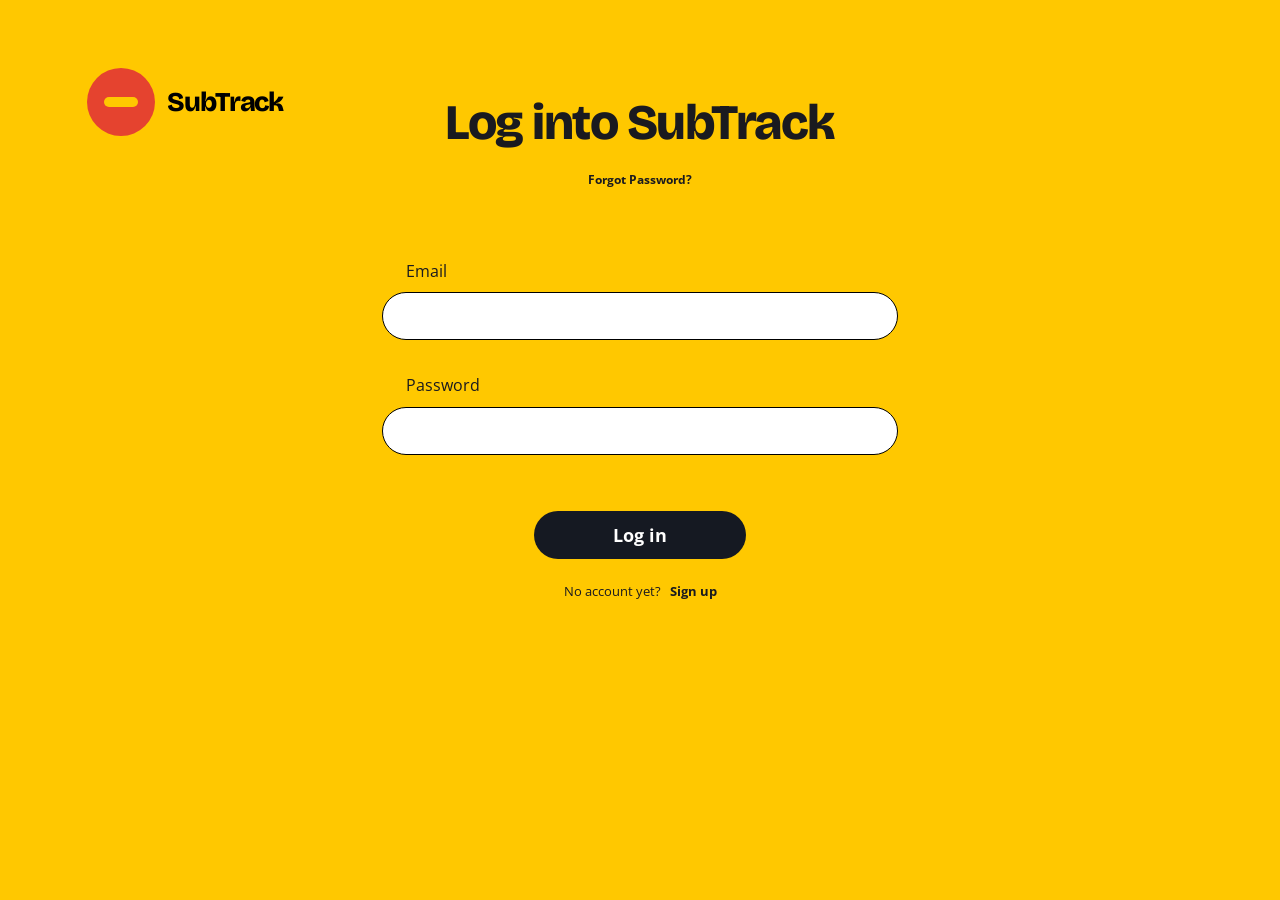
<file: index.html>
<!DOCTYPE html>
<html lang="en">
<head>
  <meta charset="UTF-8">
  <meta name="viewport" content="width=device-width, initial-scale=1.0">
  <title>SubTrack – Log in</title>
  <link rel="stylesheet" href="style.css">
</head>
<body class="auth-page">

  <a href="index.html" class="brand">
    <span class="logo-circle"></span>
    <span class="brand-name">SubTrack</span>
  </a>

  <main class="auth-container">
    <h1 class="auth-title">Log into SubTrack</h1>
    <a href="#" class="auth-link">Forgot Password?</a>

    <form class="auth-form" id="loginForm">
      <div class="form-group">
        <label for="email">Email</label>
        <input type="email" id="email" required>
      </div>

      <div class="form-group">
        <label for="password">Password</label>
        <input type="password" id="password" required>
      </div>

      <p class="form-error" id="formError"></p>

      <div class="auth-actions">
        <button type="submit" class="btn-primary">Log in</button>
      </div>
    </form>

    <p class="auth-subtitle" style="margin-top:24px;">
      No account yet? <a href="signup.html">Sign up</a>
    </p>
  </main>

  <script src="script.js"></script>
</body>
</html>
</file>
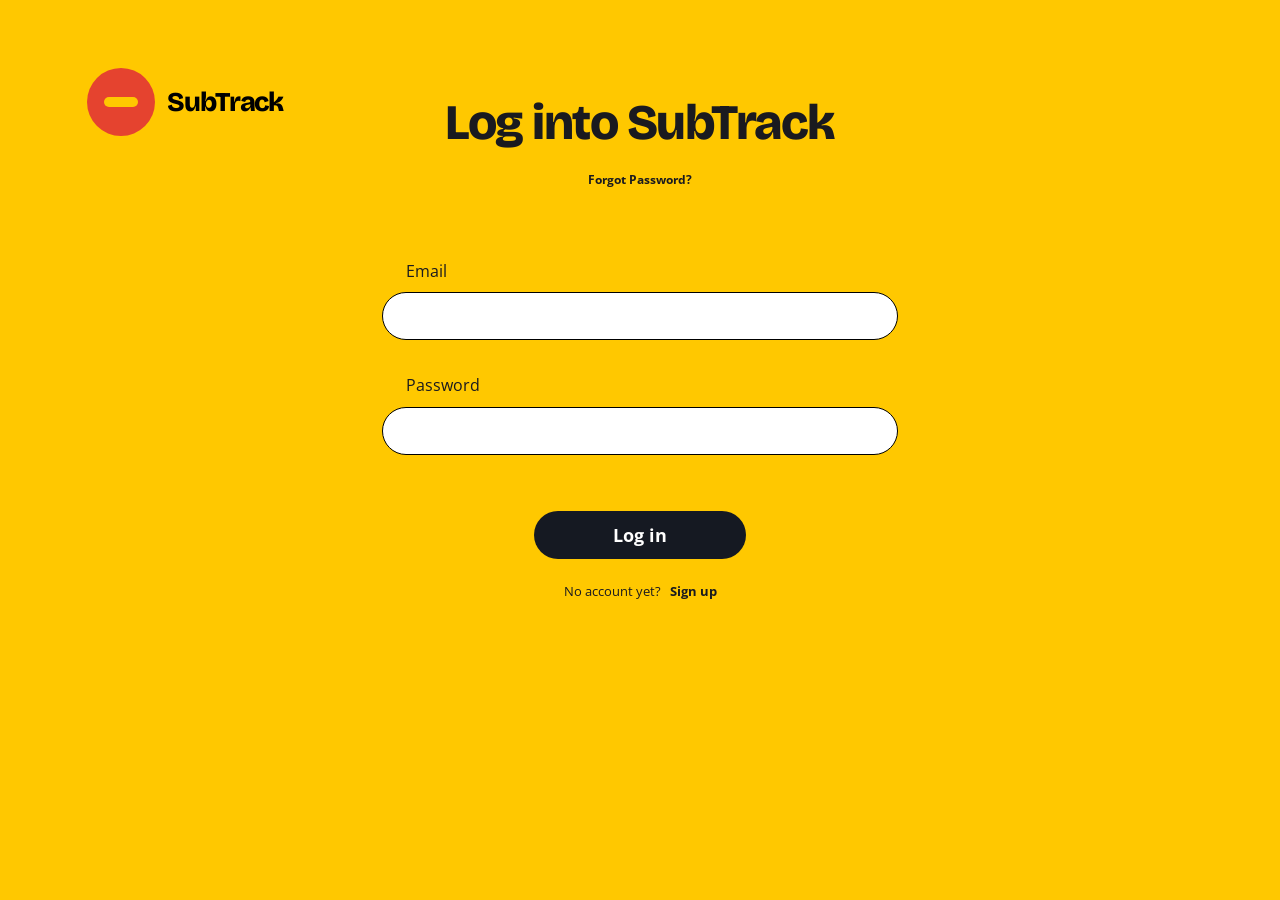
<file: calendar.html>
<!DOCTYPE html>
<html lang="en">
<head>
  <meta charset="UTF-8">
  <meta name="viewport" content="width=device-width, initial-scale=1.0">
  <title>SubTrack – Calendar</title>
  <link rel="stylesheet" href="style.css">
</head>
<body class="app-page" data-protected="true" data-page="calendar">

  <aside class="sidebar">
    <div class="brand">
      <span class="logo-circle"></span>
      <div>
        <span class="brand-name">SubTrack</span>
        <span class="brand-tagline">Your Personal Subscription Manager</span>
      </div>
    </div>

    <ul class="nav">
      <li><a href="dashboard.html">Overview</a></li>
      <li><a href="subscriptions.html">Subscriptions</a></li>
      <li><a href="calendar.html" class="active">Calendar</a></li>
      <li><a href="#" id="logoutBtn">Logout</a></li>
    </ul>
  </aside>

  <main class="main">
    <header class="page-header">
      <div>
        <h1>Calendar</h1>
        <p>Check when your next due date is.</p>
      </div>

      <div class="user-profile">
        <span class="avatar" id="userAvatar"></span>
        <div>
          <span class="user-name" id="userName"></span>
          <span class="user-pronouns" id="userEmail"></span>
        </div>
      </div>
    </header>

    <section class="summary-cards">
      <article class="card summary-card">
        <h3>Payment this month</h3>
        <span class="summary-value" id="paymentCount">0</span>
        <span class="summary-label" id="paymentLabel">in this month</span>
      </article>

      <article class="card summary-card">
        <h3>Spendings this month</h3>
        <span class="summary-value" id="spendingTotal">₱0.00</span>
        <span class="summary-label" id="spendingLabel">in this month</span>
      </article>
    </section>

    <div class="calendar-header">
      <button type="button" class="btn-nav" id="prevMonth" aria-label="Previous month">&#8592;</button>
      <h2 class="calendar-title" id="calendarTitle"></h2>
      <button type="button" class="btn-nav" id="nextMonth" aria-label="Next month">&#8594;</button>
    </div>

    <section class="calendar-grid" id="calendarGrid"></section>
  </main>

  <script src="script.js"></script>
</body>
</html>
</file>
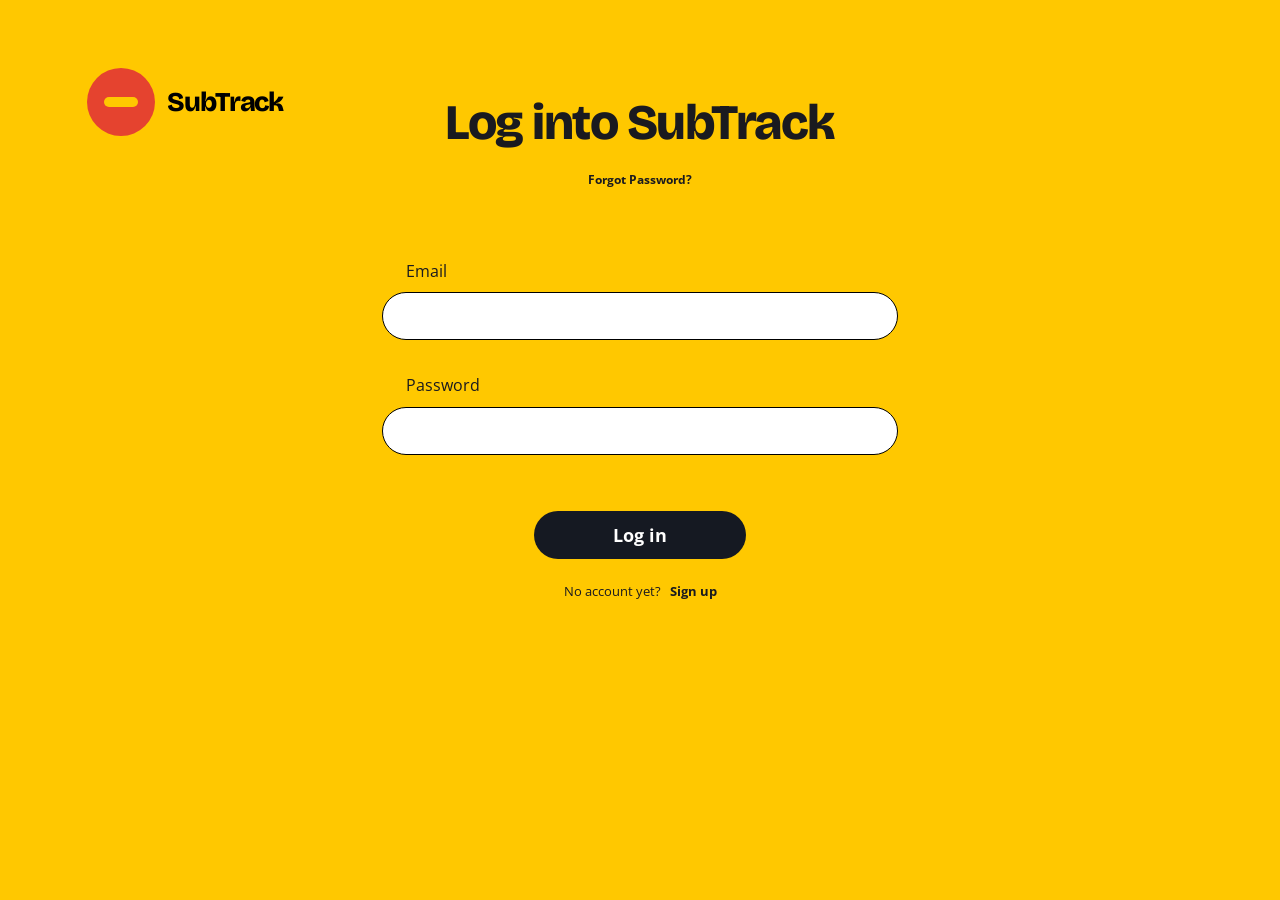
<file: dashboard.html>
<!DOCTYPE html>
<html lang="en">
<head>
  <meta charset="UTF-8">
  <meta name="viewport" content="width=device-width, initial-scale=1.0">
  <title>SubTrack – Overview</title>
  <link rel="stylesheet" href="style.css">
</head>
<body class="app-page" data-protected="true" data-page="dashboard">

  <aside class="sidebar">
    <div class="brand">
      <span class="logo-circle"></span>
      <div>
        <span class="brand-name">SubTrack</span>
        <span class="brand-tagline">Your Personal Subscription Tracker</span>
      </div>
    </div>

    <ul class="nav">
      <li><a href="dashboard.html" class="active">Overview</a></li>
      <li><a href="subscriptions.html">Subscriptions</a></li>
      <li><a href="calendar.html">Calendar</a></li>
      <li><a href="#" id="logoutBtn">Logout</a></li>
    </ul>
  </aside>

  <main class="main">
    <header class="page-header">
      <div>
        <h1>Overview</h1>
        <p>Keep track of your subscription and recurring expenses.</p>
      </div>

      <div class="user-profile">
        <span class="avatar" id="userAvatar"></span>
        <div>
          <span class="user-name" id="userName"></span>
          <span class="user-pronouns" id="userEmail"></span>
        </div>
      </div>
    </header>

    <section class="stats-grid">
      <article class="card stat-card">
        <h3>Monthly Spending</h3>
        <span class="stat-value" id="monthlySpending">₱0.00</span>
        <span class="stat-label">Estimated monthly cost</span>
      </article>

      <article class="card stat-card">
        <h3>Yearly Spending</h3>
        <span class="stat-value" id="yearlySpending">₱0.00</span>
        <span class="stat-label">Estimated annual cost</span>
      </article>

      <article class="card stat-card">
        <h3>Active Subscription</h3>
        <span class="stat-value" id="activeCount">0</span>
        <span class="stat-label">Currently Active</span>
      </article>

      <article class="card stat-card">
        <h3>Upcoming Renewals</h3>
        <span class="stat-value" id="upcomingCount">0</span>
        <span class="stat-label">Within the next 7 days</span>
      </article>
    </section>

    <section class="card transactions">
      <h2>Upcoming Renewals</h2>
      <p class="subtext">Due within the next 30 days</p>
      <ul class="transaction-list" id="renewalList"></ul>
    </section>
  </main>

  <script src="script.js"></script>
</body>
</html>
</file>
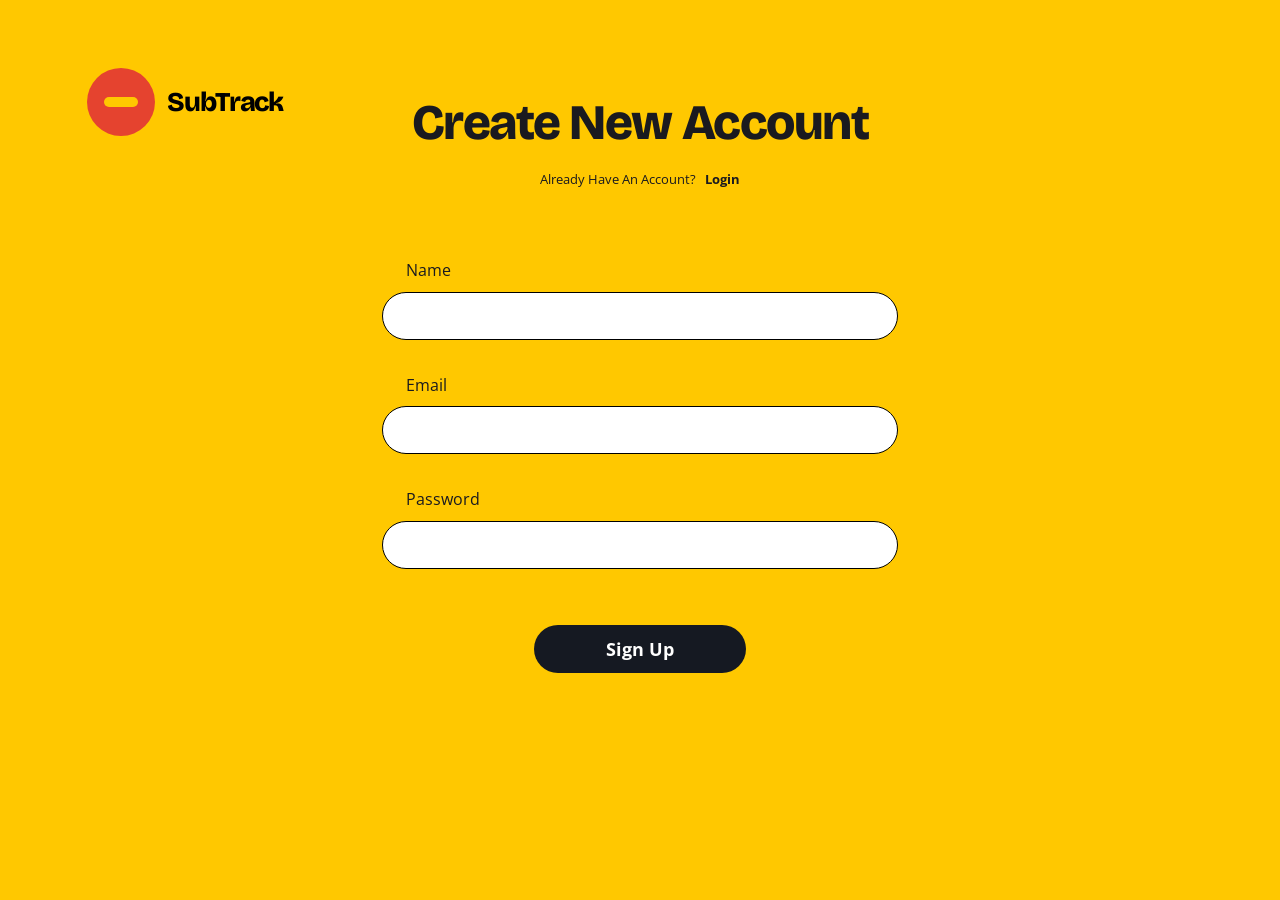
<file: signup.html>
<!DOCTYPE html>
<html lang="en">
<head>
  <meta charset="UTF-8">
  <meta name="viewport" content="width=device-width, initial-scale=1.0">
  <title>SubTrack – Sign Up</title>
  <link rel="stylesheet" href="style.css">
</head>
<body class="auth-page">

  <a href="index.html" class="brand">
    <span class="logo-circle"></span>
    <span class="brand-name">SubTrack</span>
  </a>

  <main class="auth-container">
    <h1 class="auth-title">Create New Account</h1>
    <p class="auth-subtitle">Already Have An Account? <a href="index.html">Login</a></p>

    <form class="auth-form" id="signupForm">
      <div class="form-group">
        <label for="name">Name</label>
        <input type="text" id="name" required>
      </div>

      <div class="form-group">
        <label for="email">Email</label>
        <input type="email" id="email" required>
      </div>

      <div class="form-group">
        <label for="password">Password</label>
        <input type="password" id="password" required minlength="6">
      </div>

      <p class="form-error" id="formError"></p>

      <div class="auth-actions">
        <button type="submit" class="btn-primary">Sign Up</button>
      </div>
    </form>
  </main>

  <script src="script.js"></script>
</body>
</html>
</file>
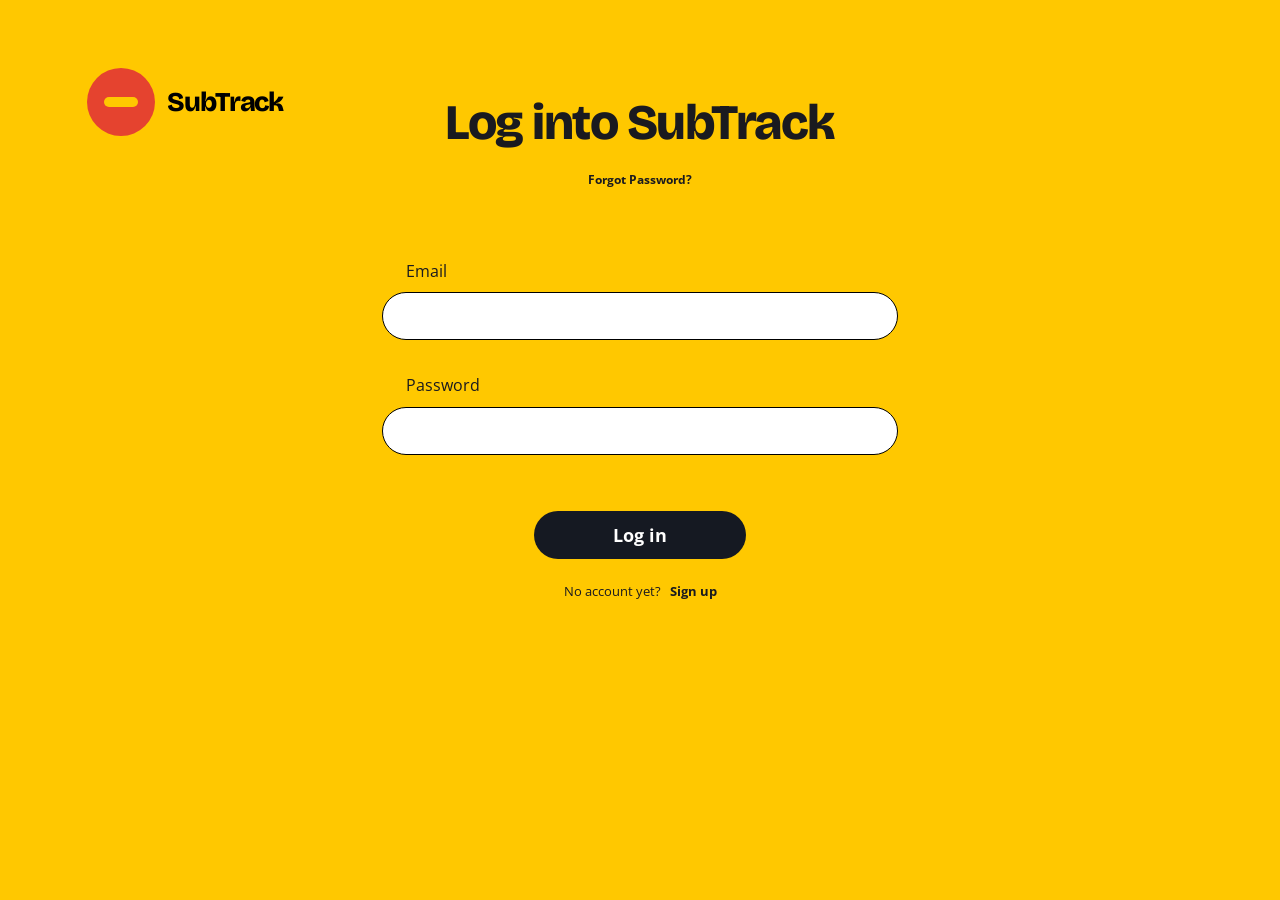
<file: subscriptions.html>
<!DOCTYPE html>
<html lang="en">
<head>
  <meta charset="UTF-8">
  <meta name="viewport" content="width=device-width, initial-scale=1.0">
  <title>SubTrack – Subscriptions</title>
  <link rel="stylesheet" href="style.css">
</head>
<body class="app-page" data-protected="true" data-page="subscriptions">

  <aside class="sidebar">
    <div class="brand">
      <span class="logo-circle"></span>
      <div>
        <span class="brand-name">SubTrack</span>
        <span class="brand-tagline">Your Personal Subscription Manager</span>
      </div>
    </div>

    <ul class="nav">
      <li><a href="dashboard.html">Overview</a></li>
      <li><a href="subscriptions.html" class="active">Subscriptions</a></li>
      <li><a href="calendar.html">Calendar</a></li>
      <li><a href="#" id="logoutBtn">Logout</a></li>
    </ul>
  </aside>

  <main class="main">
    <header class="page-header">
      <div>
        <h1>Subscription</h1>
        <p>All your recurring services in one place.</p>
      </div>

      <div class="user-profile">
        <span class="avatar" id="userAvatar"></span>
        <div>
          <span class="user-name" id="userName"></span>
          <span class="user-pronouns" id="userEmail"></span>
        </div>
      </div>
    </header>

    <section class="toolbar">
      <div class="search-box">
        <span class="search-icon">
          <svg width="18" height="18" viewBox="0 0 24 24" fill="none" stroke="#000" stroke-width="2.5" stroke-linecap="round">
            <circle cx="11" cy="11" r="7"></circle>
            <line x1="16.5" y1="16.5" x2="22" y2="22"></line>
          </svg>
        </span>
        <input type="text" id="searchInput" placeholder="Search here...">
      </div>

      <select class="filter-select" id="categoryFilter">
        <option value="">All categories</option>
        <option>Entertainment</option>
        <option>Music</option>
        <option>Productivity</option>
        <option>Education</option>
        <option>Utilities</option>
        <option>Other</option>
      </select>

      <select class="filter-select" id="statusFilter">
        <option value="">All statuses</option>
        <option>Active</option>
        <option>Paused</option>
        <option>Cancelled</option>
      </select>
    </section>

    <div class="count-row">
      <button type="button" class="btn-add" id="addBtn">+ Add Subscription</button>
      <span class="count-badge" id="countBadge">0 subscriptions</span>
    </div>

    <section class="card table-card">
      <table class="sub-table">
        <thead>
          <tr>
            <th>Subscription</th>
            <th>Price</th>
            <th>Billing Cycle</th>
            <th>Next Renewal</th>
            <th>Status</th>
            <th>Actions</th>
          </tr>
        </thead>
        <tbody id="subTableBody"></tbody>
      </table>
    </section>
  </main>

  <!-- Add / Edit popup -->
  <div class="modal-overlay" id="modalOverlay">
    <div class="modal">
      <h2 id="modalTitle">Add Subscription</h2>

      <form id="subForm">
        <div class="modal-group">
          <label for="subName">Name</label>
          <input type="text" id="subName" required>
        </div>

        <div class="modal-group">
          <label for="subCategory">Category</label>
          <select id="subCategory">
            <option>Entertainment</option>
            <option>Music</option>
            <option>Productivity</option>
            <option>Education</option>
            <option>Utilities</option>
            <option>Other</option>
          </select>
        </div>

        <div class="modal-row">
          <div class="modal-group">
            <label for="subPrice">Price (₱)</label>
            <input type="number" id="subPrice" min="0" step="0.01" required>
          </div>
          <div class="modal-group">
            <label for="subCycle">Billing Cycle</label>
            <select id="subCycle">
              <option>Monthly</option>
              <option>Weekly</option>
              <option>Yearly</option>
            </select>
          </div>
        </div>

        <div class="modal-row">
          <div class="modal-group">
            <label for="subRenewal">Next Renewal</label>
            <input type="date" id="subRenewal" required>
          </div>
          <div class="modal-group">
            <label for="subStatus">Status</label>
            <select id="subStatus">
              <option>Active</option>
              <option>Paused</option>
              <option>Cancelled</option>
            </select>
          </div>
        </div>

        <div class="modal-actions">
          <button type="button" class="btn-edit" id="cancelBtn">Cancel</button>
          <button type="submit" class="btn-primary">Save</button>
        </div>
      </form>
    </div>
  </div>

  <script src="script.js"></script>
</body>
</html>
</file>
<file: style.css>
@import url("https://fonts.googleapis.com/css2?family=Bricolage+Grotesque:opsz,wght@12..96,500;12..96,700;12..96,800&family=Open+Sans:wght@400;600;700&display=swap");

:root {
  --yellow: #ffc800;
  --navy: #151922;
  --ink: #1a1a1f;
  --white: #ffffff;
  --brand-red: #e5432f;     
  --price-red: #c0392b;    
  --calendar-red: #ff4b2b;  
  --active-bg: #d4efcf;
  --active-text: #12b34a;
  --delete-red: #ff3b3b;
  --muted: #6b6b6b;

  --font-display: "Bricolage Grotesque", "Arial Black", sans-serif;
  --font-body: "Open Sans", Arial, sans-serif;

  --sidebar-width: clamp(220px, 26.5vw, 369px);
}

*,
*::before,
*::after {
  box-sizing: border-box;
  margin: 0;
  padding: 0;
}

html,
body {
  min-height: 100%;
}

body {
  font-family: var(--font-body);
  background: var(--yellow);
  color: var(--ink);
  line-height: 1.4;
}

a {
  color: inherit;
  text-decoration: none;
}

button,
input,
select {
  font-family: inherit;
}

h1,
h2,
h3 {
  font-family: var(--font-display);
  font-weight: 800;
  letter-spacing: -0.03em;
}

.brand {
  display: flex;
  align-items: center;
  gap: 12px;
}

.logo-circle {
  width: 68px;
  height: 68px;
  border-radius: 50%;
  background: var(--brand-red);
  display: flex;
  align-items: center;
  justify-content: center;
  flex-shrink: 0;
}

.logo-circle::after {
  content: "";
  width: 34px;
  height: 10px;
  border-radius: 10px;
  background: var(--yellow);
}

.brand-name {
  font-family: var(--font-display);
  font-weight: 800;
  font-size: 1.7rem;
  letter-spacing: -0.04em;
  color: #000;
}

.auth-page {
  min-height: 100vh;
  display: flex;
  flex-direction: column;
  padding: 68px 87px 40px;
}

.auth-page .brand {
  position: absolute;
  top: 68px;
  left: 87px;
}

.auth-container {
  width: 100%;
  max-width: 516px;
  margin: 0 auto;
  text-align: center;
  padding-top: 20px;
}

.auth-title {
  font-size: clamp(2.2rem, 4vw, 3.1rem);
  color: var(--ink);
}

.auth-subtitle {
  margin-top: 14px;
  font-size: 0.8rem;
  font-weight: 400;
}

.auth-subtitle a,
.auth-link {
  font-weight: 700;
  margin-left: 6px;
}

.auth-link {
  display: inline-block;
  margin: 14px 0 0;
  font-size: 0.78rem;
}

.auth-form {
  margin-top: 70px;
  text-align: left;
}

.form-group {
  margin-bottom: 34px;
}

.form-group label {
  display: block;
  margin: 0 0 10px 24px;
  font-size: 1rem;
  font-weight: 400;
}

.form-group input {
  width: 100%;
  height: 48px;
  padding: 0 22px;
  border: 1px solid #000;
  border-radius: 999px;
  background: var(--white);
  font-size: 1rem;
  outline: none;
}

.form-group input:focus {
  box-shadow: 0 0 0 3px var(--navy);
}

.auth-actions {
  display: flex;
  justify-content: center;
  margin-top: 56px;
}

.btn-primary {
  min-width: 212px;
  height: 48px;
  padding: 0 32px;
  border: none;
  border-radius: 999px;
  background: var(--navy);
  color: var(--white);
  font-size: 1.15rem;
  font-weight: 700;
  cursor: pointer;
  transition: transform 0.15s ease, background 0.15s ease;
}

.btn-primary:hover {
  background: #000;
  transform: translateY(-1px);
}

.form-error {
  margin: 8px 0 0 24px;
  font-size: 0.8rem;
  font-weight: 600;
  color: var(--price-red);
}

.app-page {
  display: grid;
  grid-template-columns: var(--sidebar-width) 1fr;
  min-height: 100vh;
}

.sidebar {
  background: var(--navy);
  color: var(--white);
  padding: 54px 24px;
  position: sticky;
  top: 0;
  height: 100vh;
}

.sidebar .brand {
  padding-left: 20px;
  gap: 12px;
}

.sidebar .logo-circle {
  width: 68px;
  height: 68px;
}

.sidebar .brand-name {
  display: block;
  font-size: 1.35rem;
  color: var(--white);
}

.sidebar .brand-tagline {
  display: block;
  font-family: var(--font-body);
  font-size: 0.75rem;
  font-weight: 400;
  letter-spacing: 0;
  color: var(--white);
  margin-top: 2px;
}

.nav {
  list-style: none;
  margin-top: 70px;
  display: flex;
  flex-direction: column;
  gap: 16px;
}

.nav a {
  display: flex;
  align-items: center;
  gap: 16px;
  height: 52px;
  padding: 0 34px;
  border-radius: 999px;
  border: 1px solid transparent;
  color: var(--white);
  font-size: 1.35rem;
  font-weight: 400;
  transition: background 0.15s ease;
}

.nav a:hover {
  background: rgba(255, 255, 255, 0.1);
}

.nav a img,
.nav a svg {
  width: 26px;
  height: 26px;
  flex-shrink: 0;
}

.nav a.active {
  background: var(--white);
  color: var(--ink);
  border-color: #000;
}

.main {
  padding: 50px 40px 40px 54px;
  min-width: 0;
}

.page-header {
  display: flex;
  justify-content: space-between;
  align-items: flex-start;
  gap: 24px;
}

.page-header h1 {
  font-size: clamp(2.2rem, 3.6vw, 3.1rem);
  line-height: 1;
}

.page-header p {
  margin-top: 16px;
  font-size: 1rem;
}

.user-profile {
  display: flex;
  align-items: center;
  gap: 10px;
  flex-shrink: 0;
}

.user-profile img {
  width: 60px;
  height: 60px;
  border-radius: 50%;
  object-fit: cover;
  background: #9ec5e6;
}

.user-profile .user-name {
  display: block;
  font-family: var(--font-body);
  font-weight: 700;
  font-size: 1rem;
  letter-spacing: 0;
}

.user-profile .user-pronouns {
  display: block;
  font-size: 0.8rem;
}

.card {
  background: var(--white);
  border: 1px solid #000;
  border-radius: 28px;
}

.stats-grid {
  display: grid;
  grid-template-columns: repeat(4, 1fr);
  gap: 18px;
  margin-top: 56px;
}

.stat-card {
  padding: 22px 20px 20px;
  min-height: 160px;
}

.stat-card h3 {
  font-size: 1.05rem;
  letter-spacing: -0.03em;
}

.stat-value {
  display: block;
  margin: 8px 0 6px;
  font-family: var(--font-body);
  font-weight: 700;
  font-size: 2.4rem;
  line-height: 1.1;
  color: var(--price-red);
}

.stat-label {
  font-size: 0.85rem;
}

.transactions {
  margin-top: 26px;
  padding: 36px 46px 40px;
}

.transactions h2 {
  font-size: 1.5rem;
  letter-spacing: -0.04em;
}

.transactions .subtext {
  font-size: 0.85rem;
}

.transaction-list {
  list-style: none;
  margin-top: 38px;
  display: flex;
  flex-direction: column;
  gap: 18px;
}

.transaction-item {
  display: flex;
  justify-content: space-between;
  align-items: center;
}

.transaction-name {
  display: block;
  font-family: var(--font-display);
  font-weight: 800;
  font-size: 1rem;
  letter-spacing: -0.03em;
}

.transaction-date {
  display: block;
  font-size: 0.85rem;
}

.transaction-amount {
  margin-right: 50px;
  font-weight: 700;
  font-size: 1.35rem;
  color: var(--price-red);
}

.empty-state {
  padding: 24px 0;
  text-align: center;
  color: var(--muted);
}

.toolbar {
  display: flex;
  align-items: center;
  gap: 14px;
  margin-top: 48px;
}

.search-box {
  flex: 1;
  display: flex;
  align-items: center;
  gap: 12px;
  height: 52px;
  padding: 0 6px;
  background: var(--white);
  border: 1px solid #000;
  border-radius: 999px;
}

.search-icon {
  width: 40px;
  height: 40px;
  border-radius: 50%;
  background: var(--yellow);
  display: flex;
  align-items: center;
  justify-content: center;
  flex-shrink: 0;
}

.search-box input {
  flex: 1;
  height: 100%;
  border: none;
  outline: none;
  background: transparent;
  font-size: 1rem;
}

.search-box input::placeholder {
  color: #777;
}

.filter-select {
  width: 236px;
  height: 52px;
  padding: 0 20px;
  border: 1px solid #000;
  border-radius: 999px;
  background-color: var(--white);
  color: #666;
  font-size: 1rem;
  cursor: pointer;
  appearance: none;
  background-image: url("data:image/svg+xml;utf8,<svg xmlns='http://www.w3.org/2000/svg' width='12' height='8'><path d='M0 0h12L6 8z'/></svg>");
  background-repeat: no-repeat;
  background-position: right 20px center;
}

.filter-select:focus {
  outline: 3px solid var(--navy);
}

.count-row {
  display: flex;
  justify-content: flex-end;
  margin: 34px 0 20px;
}

.count-badge {
  padding: 8px 28px;
  border: 1px solid #000;
  border-radius: 999px;
  background: var(--brand-red);
  font-size: 0.95rem;
  color: var(--ink);
}

.table-card {
  padding: 36px 30px;
  min-height: 420px;
  overflow-x: auto;
}

.sub-table {
  width: 100%;
  border-collapse: collapse;
  min-width: 720px;
}

.sub-table th {
  padding: 0 8px 30px;
  font-family: var(--font-display);
  font-weight: 700;
  font-size: 0.95rem;
  letter-spacing: -0.02em;
  color: #666;
  text-align: center;
}

.sub-table th:first-child,
.sub-table td:first-child {
  text-align: left;
}

.sub-table td {
  padding: 12px 8px;
  text-align: center;
  font-weight: 700;
  font-size: 0.95rem;
  vertical-align: middle;
}

.sub-name {
  display: block;
  font-family: var(--font-display);
  font-weight: 800;
  font-size: 1rem;
  letter-spacing: -0.03em;
}

.sub-category {
  display: block;
  font-family: var(--font-body);
  font-weight: 400;
  font-size: 0.78rem;
}

.sub-price {
  color: var(--price-red);
}

/* status pills */
.status-badge {
  display: inline-block;
  min-width: 70px;
  padding: 6px 12px;
  border: 1px solid #000;
  border-radius: 999px;
  font-size: 0.85rem;
  font-weight: 700;
}

.status-badge.active {
  background: var(--active-bg);
  color: var(--active-text);
}

.status-badge.paused {
  background: #fff1c2;
  color: #b8860b;
}

.status-badge.cancelled {
  background: #f6d0cb;
  color: var(--price-red);
}

/* Edit / Delete buttons */
.actions {
  white-space: nowrap;
}

.btn-edit,
.btn-delete {
  height: 36px;
  padding: 0 20px;
  border: 1px solid #000;
  border-radius: 999px;
  background: var(--white);
  font-size: 0.78rem;
  font-weight: 700;
  cursor: pointer;
  transition: background 0.15s ease;
}

.btn-edit {
  color: var(--ink);
}

.btn-delete {
  color: var(--delete-red);
  border-color: var(--delete-red);
  margin-left: 2px;
}

.btn-edit:hover {
  background: #f0f0f0;
}

.btn-delete:hover {
  background: #ffeaea;
}

.summary-cards {
  display: grid;
  grid-template-columns: repeat(2, 1fr);
  gap: 30px;
  margin-top: 50px;
}

.summary-card {
  padding: 22px 32px 20px;
  min-height: 124px;
}

.summary-card h3 {
  font-size: 1rem;
  letter-spacing: -0.03em;
}

.summary-value {
  display: block;
  margin: 4px 0;
  font-family: var(--font-body);
  font-weight: 700;
  font-size: 1.9rem;
  color: var(--price-red);
}

.summary-label {
  font-size: 0.78rem;
}

.calendar-title {
  margin: 38px 0 6px;
  text-align: center;
  font-size: 1.6rem;
  letter-spacing: -0.04em;
}

.calendar-grid {
  display: grid;
  grid-template-columns: repeat(7, 1fr);
  border-top: 3px solid #000;
  border-left: 3px solid #000;
}

.calendar-day {
  min-height: 90px;
  padding: 8px 10px;
  border-right: 3px solid #000;
  border-bottom: 3px solid #000;
  font-size: 0.78rem;
  background: transparent;
}

.calendar-day.empty {
  background: transparent;
}

.calendar-day.today {
  background: rgba(0, 0, 0, 0.08);
}

.calendar-event {
  display: block;
  margin-top: 4px;
  font-family: var(--font-display);
  font-weight: 800;
  font-size: 1rem;
  letter-spacing: -0.03em;
  color: #000;
}

.calendar-event-price {
  display: block;
  font-family: var(--font-body);
  font-weight: 400;
  font-size: 0.75rem;
  letter-spacing: 0;
  color: var(--calendar-red);
}

@media (max-width: 1100px) {
  .stats-grid {
    grid-template-columns: repeat(2, 1fr);
  }

  .toolbar {
    flex-wrap: wrap;
  }

  .search-box {
    flex-basis: 100%;
  }

  .filter-select {
    flex: 1;
    width: auto;
  }
}

@media (max-width: 800px) {
  .auth-page {
    padding: 28px 20px;
  }

  .auth-page .brand {
    position: static;
    margin-bottom: 24px;
  }

  .app-page {
    grid-template-columns: 1fr;
  }

  .sidebar {
    position: static;
    height: auto;
    padding: 20px;
  }

  .nav {
    margin-top: 20px;
    flex-direction: row;
    flex-wrap: wrap;
    gap: 8px;
  }

  .nav a {
    height: 44px;
    padding: 0 20px;
    font-size: 1rem;
  }

  .main {
    padding: 28px 20px;
  }

  .page-header {
    flex-direction: column;
  }

  .stats-grid,
  .summary-cards {
    grid-template-columns: 1fr;
  }

  .transactions {
    padding: 24px;
  }

  .transaction-amount {
    margin-right: 0;
  }

  .calendar-grid {
    overflow-x: auto;
    min-width: 640px;
  }
}

.avatar {
  width: 60px;
  height: 60px;
  border-radius: 50%;
  background: var(--navy);
  color: var(--yellow);
  display: flex;
  align-items: center;
  justify-content: center;
  font-family: var(--font-display);
  font-weight: 800;
  font-size: 1.5rem;
  flex-shrink: 0;
}

.count-row {
  justify-content: space-between;
  align-items: center;
}

.btn-add {
  height: 44px;
  padding: 0 26px;
  border: none;
  border-radius: 999px;
  background: var(--navy);
  color: var(--white);
  font-size: 0.95rem;
  font-weight: 700;
  cursor: pointer;
  transition: background 0.15s ease;
}

.btn-add:hover {
  background: #000;
}

.modal-overlay {
  display: none;
  position: fixed;
  inset: 0;
  background: rgba(21, 25, 34, 0.6);
  align-items: center;
  justify-content: center;
  padding: 20px;
  z-index: 100;
}

.modal-overlay.open {
  display: flex;
}

.modal {
  width: 100%;
  max-width: 480px;
  max-height: 90vh;
  overflow-y: auto;
  padding: 32px 36px;
  background: var(--white);
  border: 1px solid #000;
  border-radius: 28px;
}

.modal h2 {
  font-size: 1.6rem;
  margin-bottom: 22px;
}

.modal-group {
  flex: 1;
  margin-bottom: 18px;
}

.modal-group label {
  display: block;
  margin: 0 0 6px 14px;
  font-size: 0.9rem;
}

.modal-group input,
.modal-group select {
  width: 100%;
  height: 44px;
  padding: 0 16px;
  border: 1px solid #000;
  border-radius: 999px;
  background: var(--white);
  font-size: 0.95rem;
  outline: none;
}

.modal-group input:focus,
.modal-group select:focus {
  box-shadow: 0 0 0 3px var(--navy);
}

.modal-row {
  display: flex;
  gap: 14px;
}

.modal-actions {
  display: flex;
  justify-content: flex-end;
  gap: 12px;
  margin-top: 10px;
}

.modal-actions .btn-primary {
  min-width: 120px;
  height: 44px;
  font-size: 1rem;
}

.modal-actions .btn-edit {
  height: 44px;
  padding: 0 26px;
  font-size: 0.95rem;
}

.calendar-header {
  display: flex;
  align-items: center;
  justify-content: center;
  gap: 28px;
  margin: 38px 0 14px;
}

.calendar-header .calendar-title {
  margin: 0;
  min-width: 280px;
  text-align: center;
}

.btn-nav {
  width: 48px;
  height: 48px;
  border: 1px solid #000;
  border-radius: 50%;
  background: var(--navy);
  color: var(--yellow);
  font-family: var(--font-body);
  font-size: 1.3rem;
  font-weight: 700;
  line-height: 1;
  display: flex;
  align-items: center;
  justify-content: center;
  cursor: pointer;
  transition: background 0.15s ease, color 0.15s ease, transform 0.15s ease;
}

.btn-nav:hover {
  background: var(--white);
  color: var(--ink);
  transform: translateY(-1px);
}

.btn-nav:active {
  transform: translateY(0);
}

.btn-nav:focus-visible {
  outline: 3px solid var(--navy);
  outline-offset: 3px;
}

@media (max-width: 800px) {

  /* ----- Logo ----- */
  .logo-circle,
  .sidebar .logo-circle {
    width: 44px;
    height: 44px;
  }

  .logo-circle::after {
    width: 22px;
    height: 7px;
  }

  .auth-page {
    padding: 24px 20px 32px;
  }

  .auth-page .brand {
    position: static;
    margin-bottom: 28px;
  }

  .brand-name {
    font-size: 1.4rem;
  }

  .auth-container {
    padding-top: 0;
  }

  .auth-form {
    margin-top: 36px;
  }

  .form-group {
    margin-bottom: 22px;
  }

  .auth-actions {
    margin-top: 32px;
  }

  .auth-actions .btn-primary {
    width: 100%;
  }

  .app-page {
    display: block;
    padding-bottom: 80px; 
  }

  .sidebar {
    position: static;
    height: auto;
    padding: 14px 20px;
  }

  .sidebar .brand {
    padding-left: 0;
  }

  .sidebar .brand-name {
    font-size: 1.15rem;
  }

  .sidebar .brand-tagline {
    display: none;
  }

  .nav {
    position: fixed;
    left: 0;
    right: 0;
    bottom: 0;
    z-index: 50;
    margin: 0;
    padding: 8px 8px calc(8px + env(safe-area-inset-bottom, 0px));
    flex-direction: row;
    flex-wrap: nowrap;
    justify-content: space-around;
    gap: 4px;
    background: var(--navy);
    border-top: 1px solid rgba(255, 255, 255, 0.15);
  }

  .nav li {
    flex: 1;
    min-width: 0;
  }

  .nav a {
    height: 42px;
    padding: 0 4px;
    justify-content: center;
    font-size: 0.78rem;
    font-weight: 600;
  }

  .main {
    padding: 24px 16px;
  }

  .page-header {
    flex-direction: row;
    align-items: flex-start;
  }

  .page-header h1 {
    font-size: 2rem;
  }

  .page-header p {
    margin-top: 10px;
    font-size: 0.9rem;
  }

  .user-profile > div {
    display: none; 
  }

  .user-profile .avatar {
    width: 44px;
    height: 44px;
    font-size: 1.2rem;
  }

  .stats-grid {
    grid-template-columns: repeat(2, 1fr);
    gap: 12px;
    margin-top: 28px;
  }

  .stat-card {
    min-height: 0;
    padding: 16px;
  }

  .stat-card h3 {
    font-size: 0.9rem;
  }

  .stat-value {
    font-size: 1.35rem;
  }

  .stat-label {
    font-size: 0.78rem;
  }

  .transactions {
    margin-top: 16px;
    padding: 22px 20px;
  }

  .transaction-list {
    margin-top: 24px;
  }

  .transaction-date {
    font-size: 0.8rem;
  }

  .transaction-amount {
    margin-right: 0;
    font-size: 1.1rem;
  }

  .toolbar {
    margin-top: 28px;
    gap: 10px;
  }

  .filter-select {
    min-width: 0;
    padding: 0 14px;
    font-size: 0.85rem;
    background-position: right 14px center;
  }

  .count-row {
    flex-wrap: wrap;
    gap: 12px;
    margin: 20px 0 14px;
  }

  .table-card {
    padding: 8px 16px;
    min-height: 0;
    overflow: visible;
  }

  .sub-table {
    min-width: 0;
  }

  .sub-table thead {
    display: none;
  }

  .sub-table,
  .sub-table tbody,
  .sub-table tr,
  .sub-table td {
    display: block;
    width: 100%;
  }

  .sub-table tr {
    padding: 14px 0;
    border-bottom: 1px solid #000;
  }

  .sub-table tr:last-child {
    border-bottom: none;
  }

  .sub-table td {
    display: flex;
    justify-content: space-between;
    align-items: center;
    padding: 5px 0;
    text-align: right;
  }

  .sub-table td::before {
    content: attr(data-label);
    font-family: var(--font-display);
    font-weight: 700;
    font-size: 0.85rem;
    color: #666;
    text-align: left;
  }

  .sub-table td:first-child {
    display: block;
    text-align: left;
    padding-bottom: 8px;
  }

  .sub-table td:first-child::before {
    content: none;
  }

  .sub-table td.actions {
    justify-content: flex-end;
    gap: 8px;
    padding-top: 10px;
  }

  .sub-table td.actions::before {
    content: none;
  }

  .summary-cards {
    grid-template-columns: repeat(2, 1fr);
    gap: 12px;
    margin-top: 28px;
  }

  .summary-card {
    min-height: 0;
    padding: 16px;
  }

  .summary-card h3 {
    font-size: 0.85rem;
  }

  .summary-value {
    font-size: 1.35rem;
  }

  .calendar-header {
    gap: 12px;
    margin: 26px 0 12px;
  }

  .calendar-header .calendar-title {
    min-width: 0;
    font-size: 1.2rem;
  }

  .btn-nav {
    width: 40px;
    height: 40px;
    font-size: 1.1rem;
  }

  .calendar-grid {
    min-width: 0;
    overflow: visible;
    border-top-width: 2px;
    border-left-width: 2px;
  }

  .calendar-day {
    min-height: 60px;
    padding: 4px 5px;
    font-size: 0.7rem;
    border-right-width: 2px;
    border-bottom-width: 2px;
    overflow: hidden;
  }

  .calendar-event {
    margin-top: 2px;
    font-size: 0.6rem;
    white-space: nowrap;
    overflow: hidden;
    text-overflow: ellipsis;
  }

  .calendar-event-price {
    font-size: 0.55rem;
    white-space: nowrap;
  }

  .modal {
    padding: 24px 20px;
  }

  .modal-row {
    flex-direction: column;
    gap: 0;
  }

  .form-group input,
  .modal-group input,
  .modal-group select,
  .search-box input,
  .filter-select {
    font-size: 16px;
  }
}

/* ---------- Logout confirmation popup ---------- */
.confirm-modal {
  max-width: 400px;
  text-align: center;
}

.confirm-modal h2 {
  margin-bottom: 10px;
}

.confirm-modal p {
  font-size: 1rem;
  margin-bottom: 26px;
}

.confirm-modal .modal-actions {
  justify-content: center;
}
</file>
